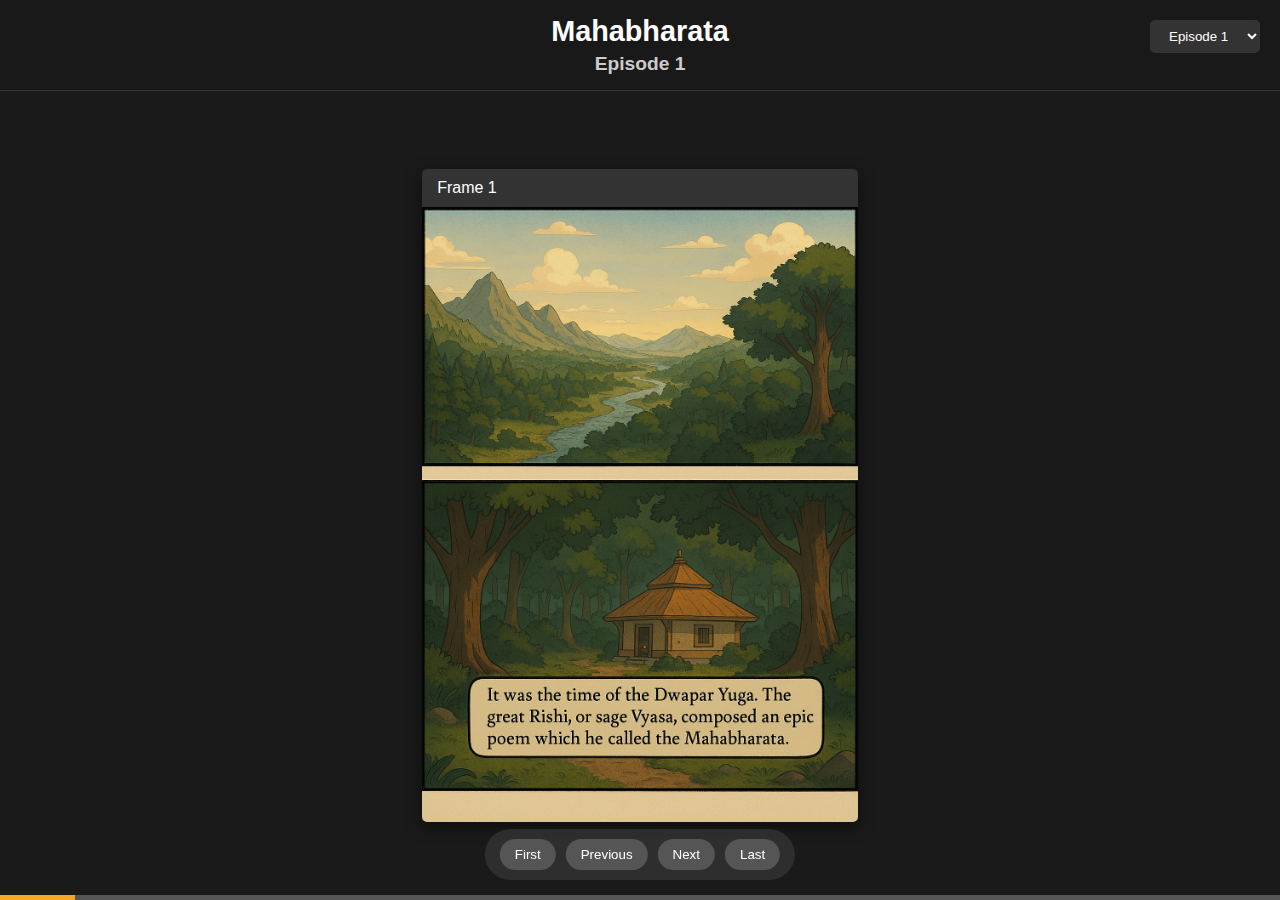
<file: episode_1/index.html>
<!DOCTYPE html>
<html lang="en">
<head>
    <meta charset="UTF-8">
    <meta name="viewport" content="width=device-width, initial-scale=1.0">
    <title>Mahabharata Interactive Comic</title>
    <style>
        * {
            margin: 0;
            padding: 0;
            box-sizing: border-box;
        }
        
        body {
            font-family: 'Arial', sans-serif;
            background-color: #1a1a1a;
            color: #fff;
            overflow: hidden; /* Prevent scrolling */
            height: 100vh;
        }
        
        .container {
            height: 100vh;
            width: 100vw;
            display: flex;
            flex-direction: column;
        }
        
        header {
            text-align: center;
            padding: 15px 0;
            border-bottom: 1px solid #333;
            background-color: rgba(26, 26, 26, 0.9);
            z-index: 10;
        }
        
        h1 {
            font-size: 1.8rem;
            margin-bottom: 5px;
        }
        
        h2 {
            font-size: 1.2rem;
            color: #ccc;
        }
        
        /* eBook viewer styles */
        .comic-viewer {
            flex: 1;
            display: flex;
            position: relative;
            width: 100%;
            overflow: hidden;
        }
        
        .comic-container {
            display: flex;
            transition: transform 0.5s ease;
            height: 100%;
            width: 100%;
        }
        
        .frame {
            min-width: 100%;
            height: 100%;
            display: flex;
            flex-direction: column;
            justify-content: center;
            align-items: center;
            padding: 20px;
        }
        
        .frame-content {
            max-width: 90%;
            max-height: 85%;
            position: relative;
            border-radius: 5px;
            overflow: hidden;
            box-shadow: 0 5px 15px rgba(0, 0, 0, 0.5);
        }
        
        .frame img {
            width: 100%;
            height: 100%;
            object-fit: contain;
            display: block;
        }
        
        .frame-info {
            background-color: #333;
            padding: 10px 15px;
            font-size: 1rem;
            width: 100%;
        }
        
        /* Navigation controls */
        .page-turn {
            position: absolute;
            top: 0;
            height: 100%;
            width: 15%;
            background: transparent;
            border: none;
            cursor: pointer;
            z-index: 5;
        }
        
        .page-turn.prev {
            left: 0;
        }
        
        .page-turn.next {
            right: 0;
        }
        
        .page-turn:hover {
            background-color: rgba(255, 255, 255, 0.05);
        }
        
        .navigation-controls {
            position: fixed;
            bottom: 20px;
            left: 50%;
            transform: translateX(-50%);
            background-color: rgba(51, 51, 51, 0.8);
            padding: 10px 15px;
            border-radius: 30px;
            z-index: 100;
            display: flex;
            gap: 10px;
        }
        
        .navigation-controls button {
            background-color: #555;
            color: white;
            border: none;
            padding: 8px 15px;
            border-radius: 20px;
            cursor: pointer;
            transition: background-color 0.3s;
        }
        
        .navigation-controls button:hover {
            background-color: #777;
        }
        
        /* Episode selector */
        .episode-selector {
            position: fixed;
            top: 20px;
            right: 20px;
            z-index: 100;
        }
        
        .episode-selector select {
            background-color: #333;
            color: white;
            border: none;
            padding: 8px 15px;
            border-radius: 5px;
            cursor: pointer;
        }
        
        /* Progress indicator */
        .progress-bar {
            position: fixed;
            bottom: 0;
            left: 0;
            height: 5px;
            background-color: #555;
            width: 100%;
            z-index: 100;
        }
        
        .progress-indicator {
            height: 100%;
            background-color: #f5a623;
            transition: width 0.3s;
        }
        
        /* Page flip animation */
        .page-flip {
            animation: flipPage 0.5s ease-in-out;
        }
        
        @keyframes flipPage {
            0% { opacity: 1; transform: scale(1); }
            50% { opacity: 0.5; transform: scale(0.95); }
            100% { opacity: 1; transform: scale(1); }
        }
    </style>
</head>
<body>
    <div class="container">
        <header>
            <h1>Mahabharata</h1>
            <h2 id="episode-title">Episode 1</h2>
        </header>
        
        <div class="comic-viewer">
            <div class="comic-container" id="comic-container">
                <!-- Frames will be loaded dynamically -->
            </div>
            
            <button class="page-turn prev" id="prev-page" aria-label="Previous page"></button>
            <button class="page-turn next" id="next-page" aria-label="Next page"></button>
        </div>
        
        <div class="episode-selector">
            <select id="episode-select">
                <option value="1">Episode 1</option>
                <option value="2">Episode 2</option>
                <option value="3">Episode 3</option>
                <!-- More episodes can be added here -->
            </select>
        </div>
        
        <div class="navigation-controls">
            <button id="btn-first">First</button>
            <button id="btn-prev">Previous</button>
            <button id="btn-next">Next</button>
            <button id="btn-last">Last</button>
        </div>
        
        <div class="progress-bar">
            <div class="progress-indicator" id="progress-indicator"></div>
        </div>
    </div>

    <script>
        // Frame data structure - in a real implementation, this would be loaded from a JSON file
        const episodes = {
            1: {
                title: "Episode 1",
                frames: [
                    { id: "frame-1", src: "storyboard/ep-1_sb-1.png" },
                    { id: "frame-2", src: "storyboard/ep-1_sb-2.png" },
                    { id: "frame-3", src: "storyboard/ep-1_sb-3.png" },
                    { id: "frame-4", src: "storyboard/ep-1_sb-4.png" },
                    { id: "frame-5", src: "storyboard/ep-1_sb-5.png" },
                    { id: "frame-6", src: "storyboard/ep-1_sb-6.png" },
                    { id: "frame-7", src: "storyboard/ep-1_sb-7.png" },
                    { id: "frame-8", src: "storyboard/ep-1_sb-8.png" },
                    { id: "frame-9", src: "storyboard/ep-1_sb-9.png" },
                    { id: "frame-10", src: "storyboard/ep-1_sb-10.png" },
                    { id: "frame-11", src: "storyboard/ep-1_sb-11.png" },
                    { id: "frame-12", src: "storyboard/ep-1_sb-12.png" },
                    { id: "frame-12b", src: "storyboard/ep-1_sb-12b.png" },
                    { id: "frame-13", src: "storyboard/ep-1_sb-13.png" },
                    { id: "frame-14", src: "storyboard/ep-1_sb-14.png" },
                    { id: "frame-15", src: "storyboard/ep-1_sb-15.png" },
                    { id: "frame-16", src: "storyboard/ep-1_sb-16.png" }
                ]
            },
            // Add more episodes as needed
            2: {
                title: "Episode 2",
                frames: [
                    { id: "frame-1", src: "storyboard/ep-2_sb-1.png" }
                    // Add frames for episode 2
                ]
            }
        };
        
        // State variables
        let currentEpisode = 1;
        let currentFrameIndex = 0;
        
        // DOM Elements
        const comicContainer = document.getElementById('comic-container');
        const episodeTitle = document.getElementById('episode-title');
        const progressIndicator = document.getElementById('progress-indicator');
        const episodeSelect = document.getElementById('episode-select');
        
        // Initialize the comic viewer
        function initComicViewer() {
            loadEpisode(currentEpisode);
            
            // Set up event listeners
            document.getElementById('prev-page').addEventListener('click', prevFrame);
            document.getElementById('next-page').addEventListener('click', nextFrame);
            document.getElementById('btn-first').addEventListener('click', goToFirstFrame);
            document.getElementById('btn-prev').addEventListener('click', prevFrame);
            document.getElementById('btn-next').addEventListener('click', nextFrame);
            document.getElementById('btn-last').addEventListener('click', goToLastFrame);
            episodeSelect.addEventListener('change', changeEpisode);
            
            // Keyboard navigation
            document.addEventListener('keydown', handleKeyNavigation);
            
            // Touch events for mobile swiping
            setupSwipeNavigation();
            
            // Update progress indicator
            updateProgressIndicator();
        }
        
        // Load frames for a specific episode
        function loadEpisode(episodeNum) {
            // Clear current frames
            comicContainer.innerHTML = '';
            
            // Get episode data
            const episode = episodes[episodeNum];
            if (!episode) return;
            
            // Update episode title
            episodeTitle.textContent = episode.title;
            
            // Create frame elements
            episode.frames.forEach((frame, index) => {
                const frameElement = document.createElement('div');
                frameElement.className = 'frame';
                frameElement.id = frame.id;
                
                frameElement.innerHTML = `
                    <div class="frame-content">
                        <div class="frame-info">Frame ${index + 1}</div>
                        <img src="${frame.src}" alt="Frame ${index + 1}">
                    </div>
                `;
                
                comicContainer.appendChild(frameElement);
            });
            
            // Reset to first frame
            currentFrameIndex = 0;
            updateFramePosition();
        }
        
        // Update frame position
        function updateFramePosition() {
            comicContainer.style.transform = `translateX(-${currentFrameIndex * 100}%)`;
            updateProgressIndicator();
        }
        
        // Navigation functions
        function nextFrame() {
            const totalFrames = episodes[currentEpisode].frames.length;
            
            if (currentFrameIndex < totalFrames - 1) {
                currentFrameIndex++;
                animatePageFlip();
                updateFramePosition();
            } else {
                // Try to move to next episode
                if (episodes[currentEpisode + 1]) {
                    currentEpisode++;
                    episodeSelect.value = currentEpisode;
                    loadEpisode(currentEpisode);
                }
            }
        }
        
        function prevFrame() {
            if (currentFrameIndex > 0) {
                currentFrameIndex--;
                animatePageFlip();
                updateFramePosition();
            } else {
                // Try to move to previous episode's last frame
                if (episodes[currentEpisode - 1]) {
                    currentEpisode--;
                    episodeSelect.value = currentEpisode;
                    loadEpisode(currentEpisode);
                    currentFrameIndex = episodes[currentEpisode].frames.length - 1;
                    updateFramePosition();
                }
            }
        }
        
        function goToFirstFrame() {
            currentFrameIndex = 0;
            updateFramePosition();
        }
        
        function goToLastFrame() {
            currentFrameIndex = episodes[currentEpisode].frames.length - 1;
            updateFramePosition();
        }
        
        function changeEpisode() {
            currentEpisode = parseInt(episodeSelect.value);
            loadEpisode(currentEpisode);
        }
        
        // Update progress indicator
        function updateProgressIndicator() {
            const totalFrames = episodes[currentEpisode].frames.length;
            const progress = ((currentFrameIndex + 1) / totalFrames) * 100;
            progressIndicator.style.width = `${progress}%`;
        }
        
        // Animate page flip
        function animatePageFlip() {
            comicContainer.classList.add('page-flip');
            setTimeout(() => {
                comicContainer.classList.remove('page-flip');
            }, 500);
        }
        
        // Handle keyboard navigation
        function handleKeyNavigation(e) {
            switch(e.code) {
                case 'ArrowRight':
                case 'Space':
                    e.preventDefault();
                    nextFrame();
                    break;
                case 'ArrowLeft':
                    e.preventDefault();
                    prevFrame();
                    break;
                case 'Home':
                    e.preventDefault();
                    goToFirstFrame();
                    break;
                case 'End':
                    e.preventDefault();
                    goToLastFrame();
                    break;
            }
        }
        
        // Setup swipe navigation for mobile devices
        function setupSwipeNavigation() {
            let touchStartX = 0;
            let touchEndX = 0;
            
            document.addEventListener('touchstart', e => {
                touchStartX = e.changedTouches[0].screenX;
            });
            
            document.addEventListener('touchend', e => {
                touchEndX = e.changedTouches[0].screenX;
                handleSwipe();
            });
            
            function handleSwipe() {
                const swipeThreshold = 50; // minimum swipe distance
                if (touchEndX < touchStartX - swipeThreshold) {
                    // Swipe left -> next frame
                    nextFrame();
                } else if (touchEndX > touchStartX + swipeThreshold) {
                    // Swipe right -> previous frame
                    prevFrame();
                }
            }
        }
        
        // Initialize when DOM is fully loaded
        document.addEventListener('DOMContentLoaded', initComicViewer);
    </script>
</body>
</html>
</file>
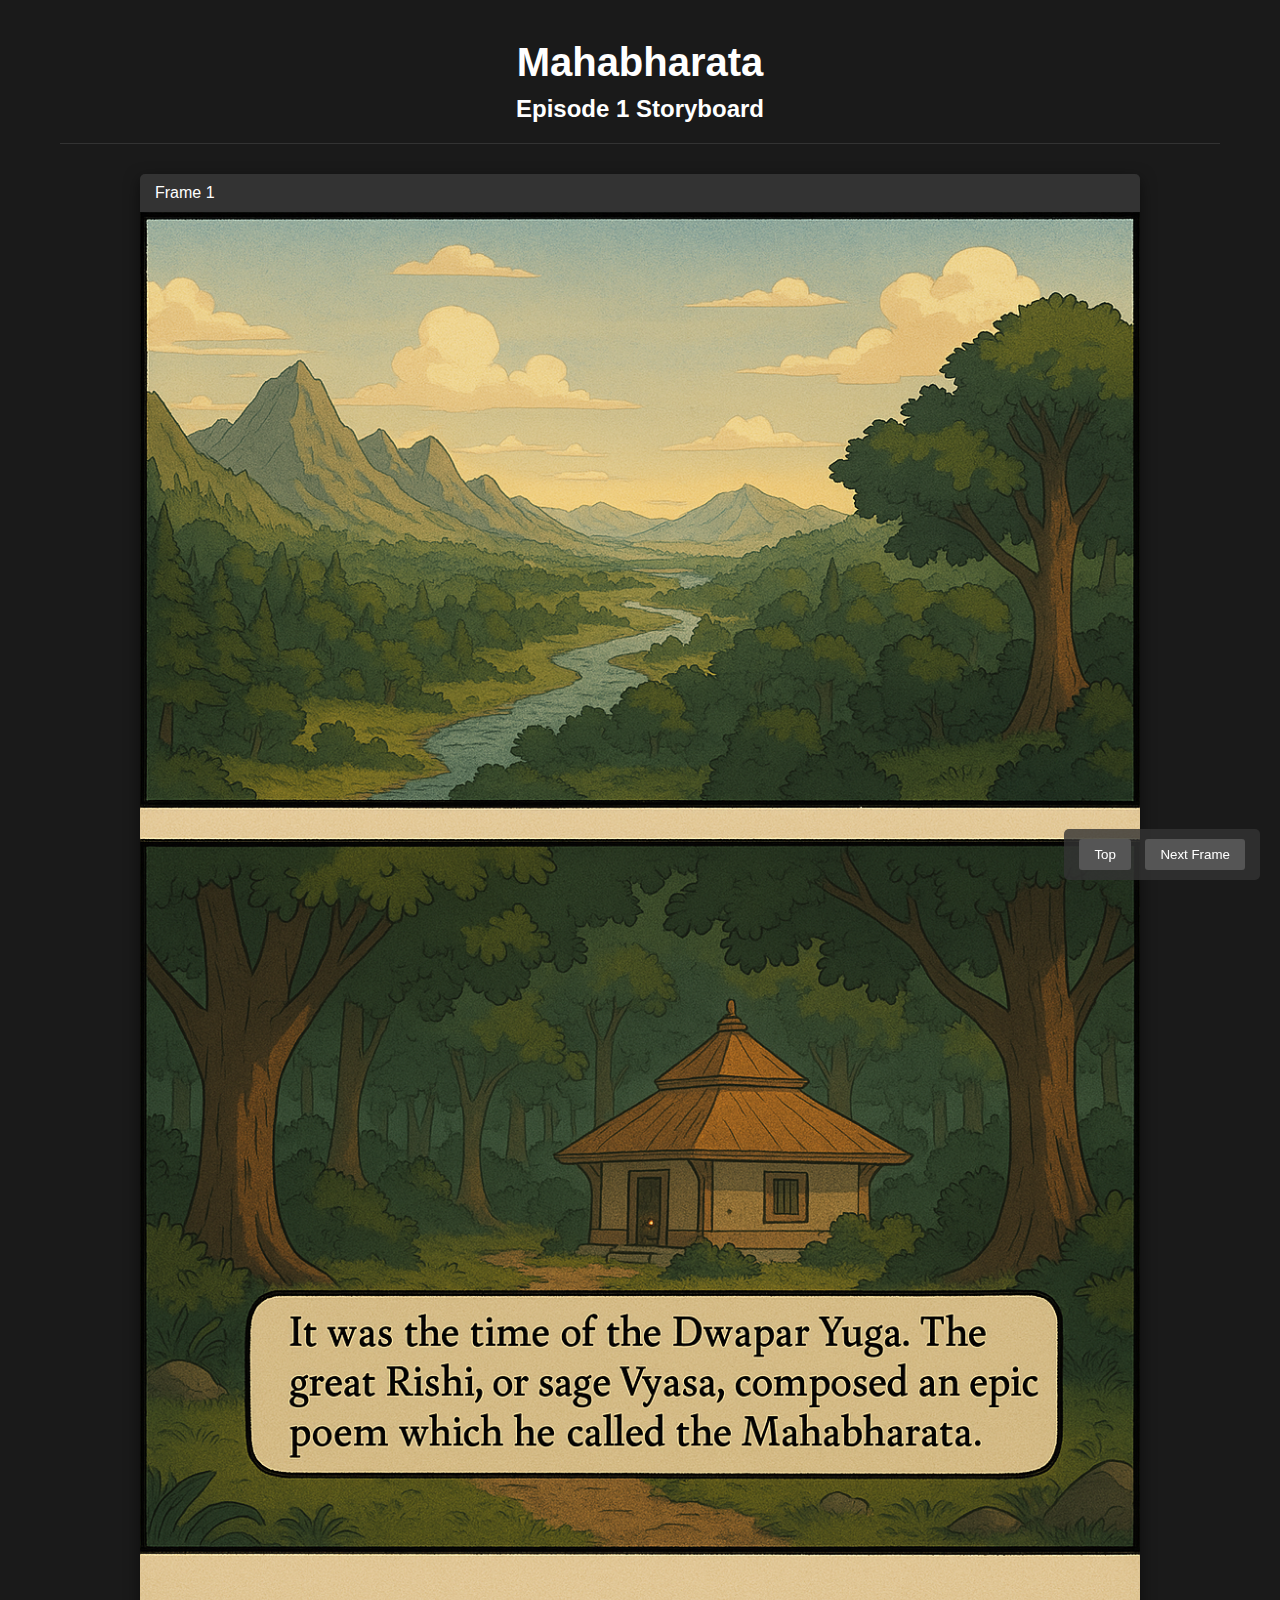
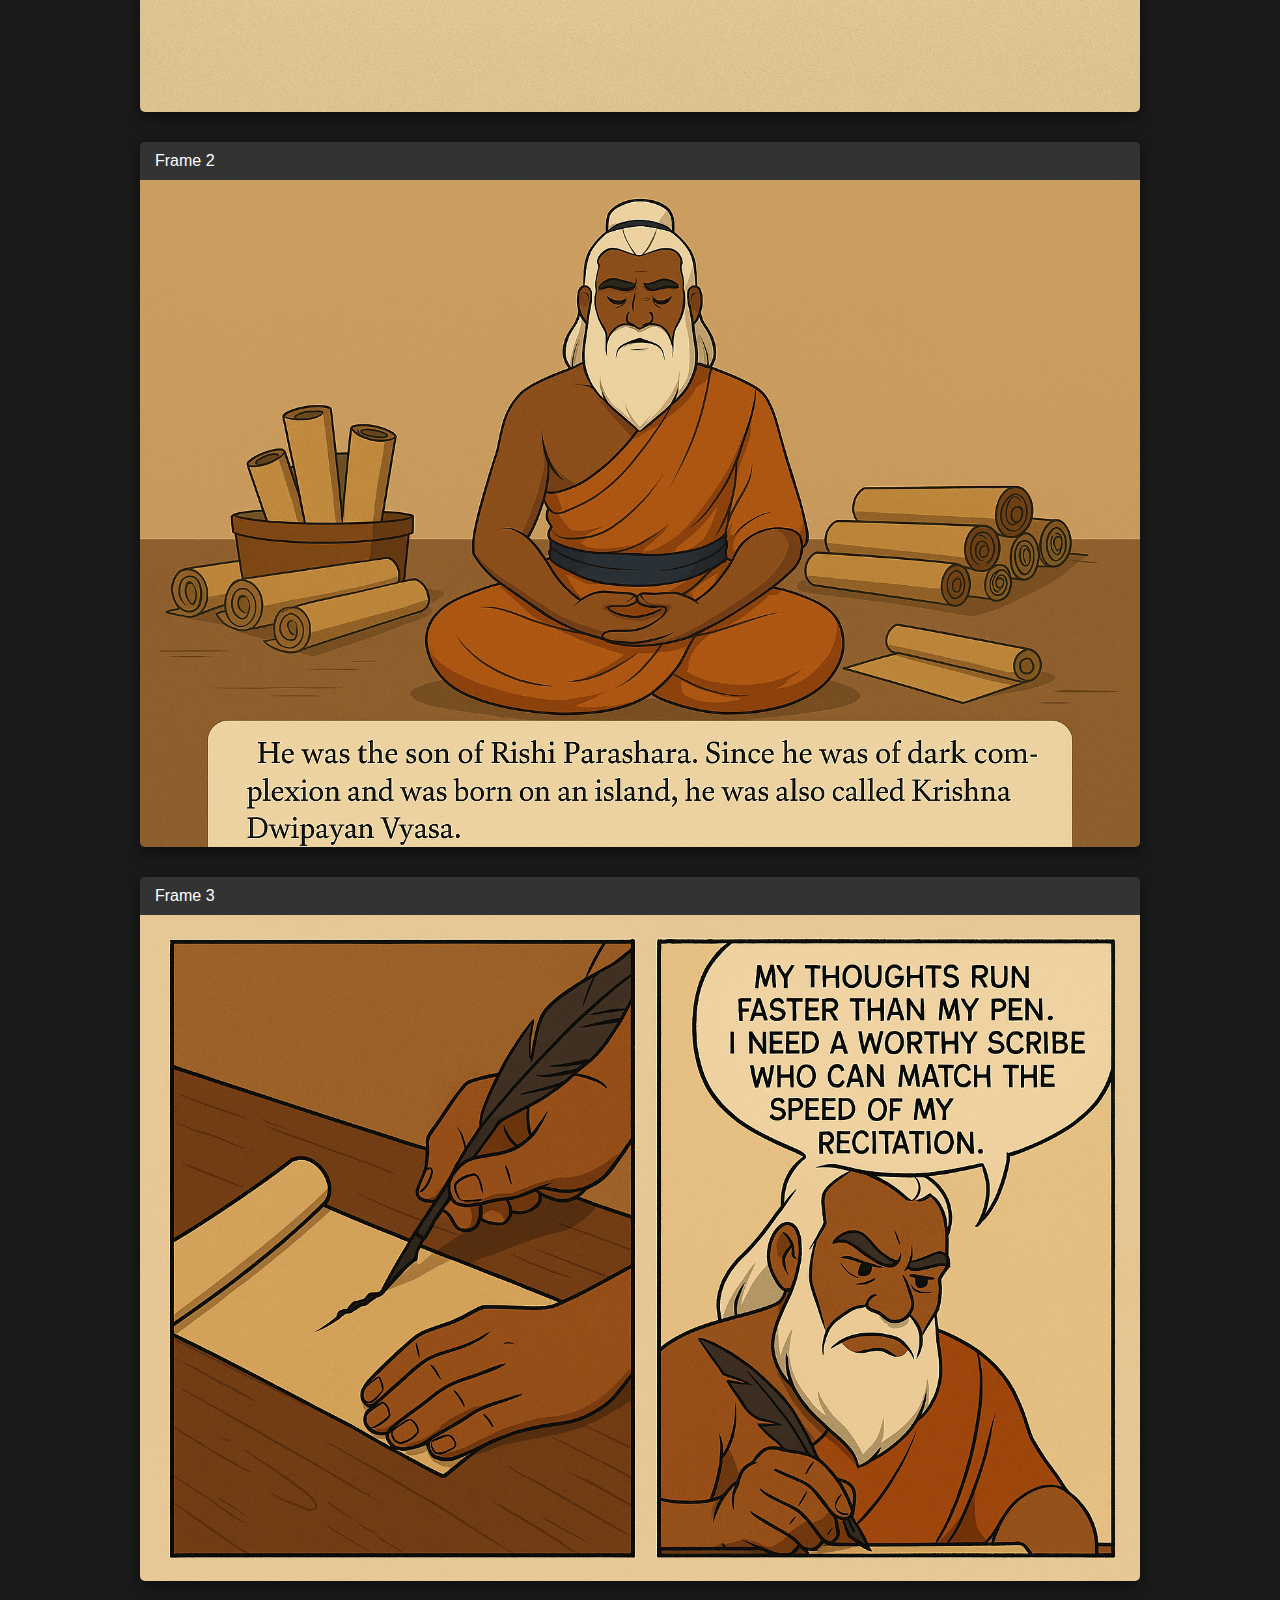
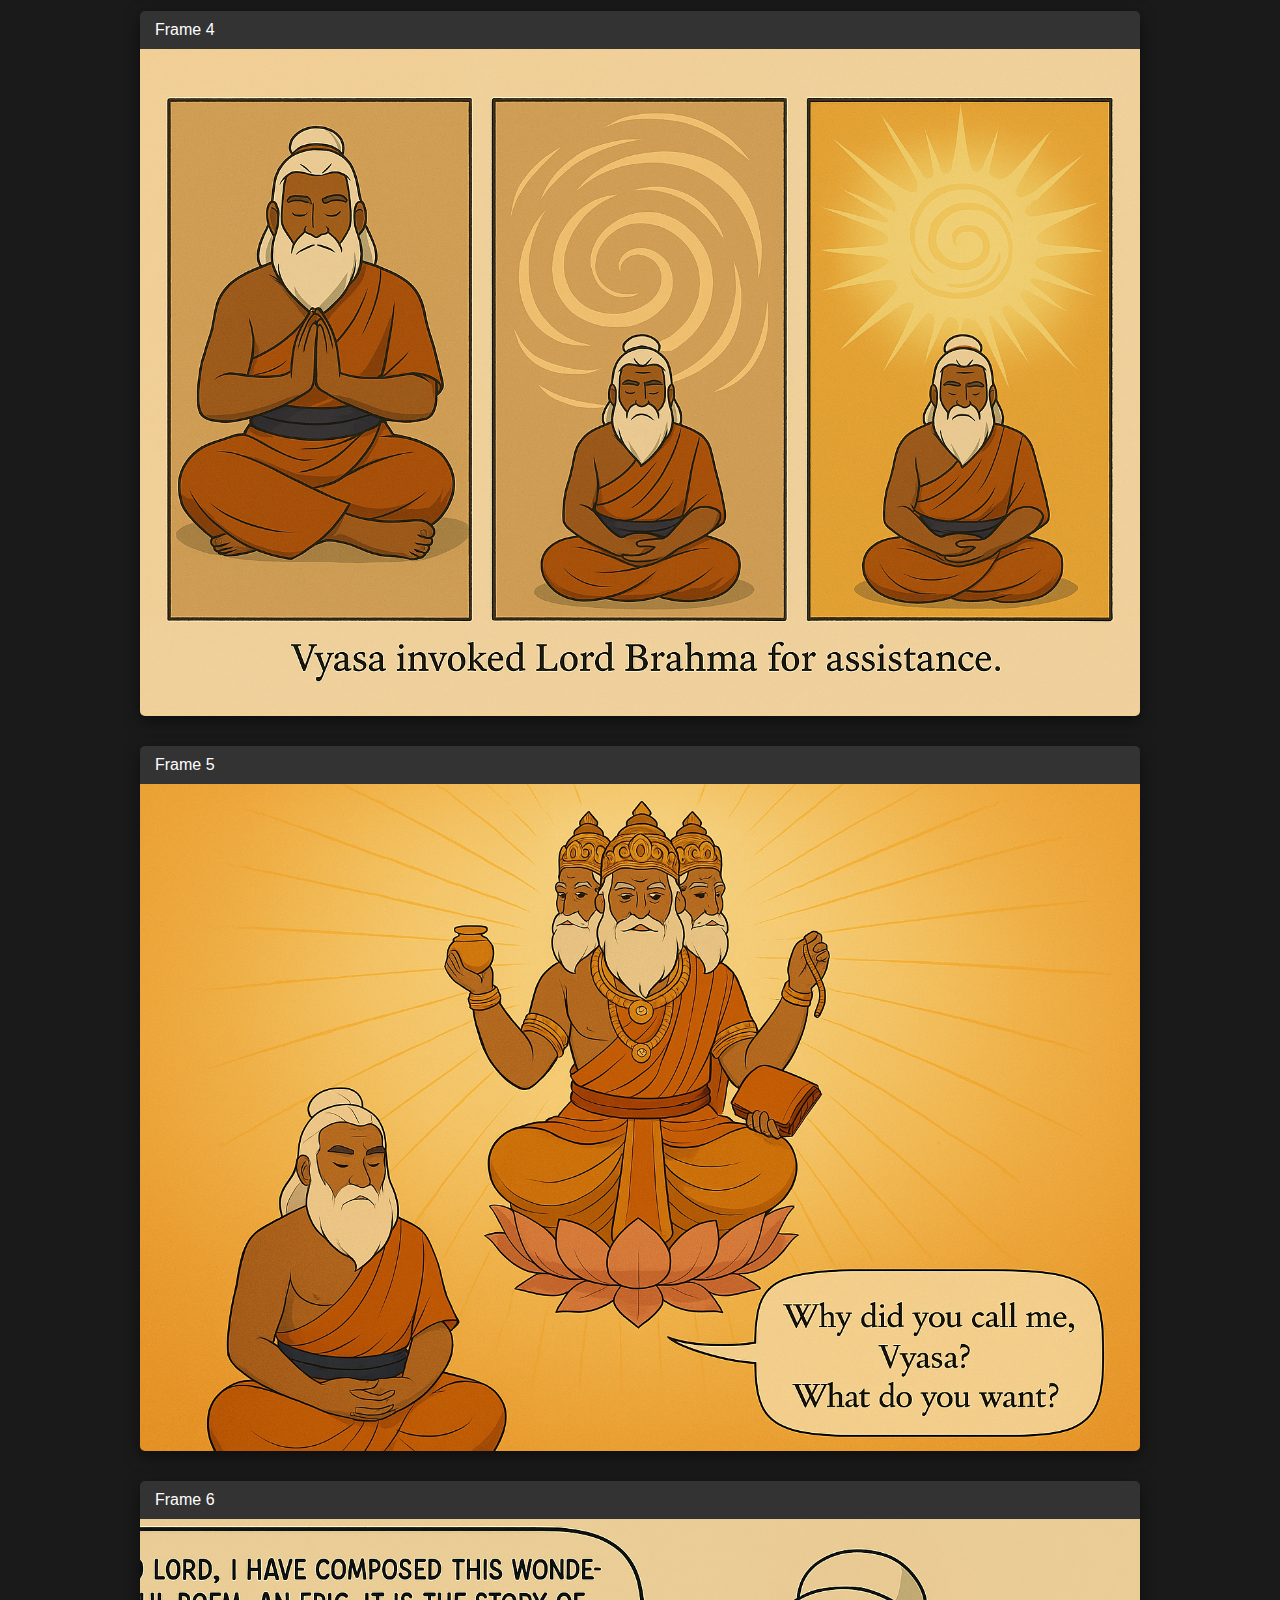
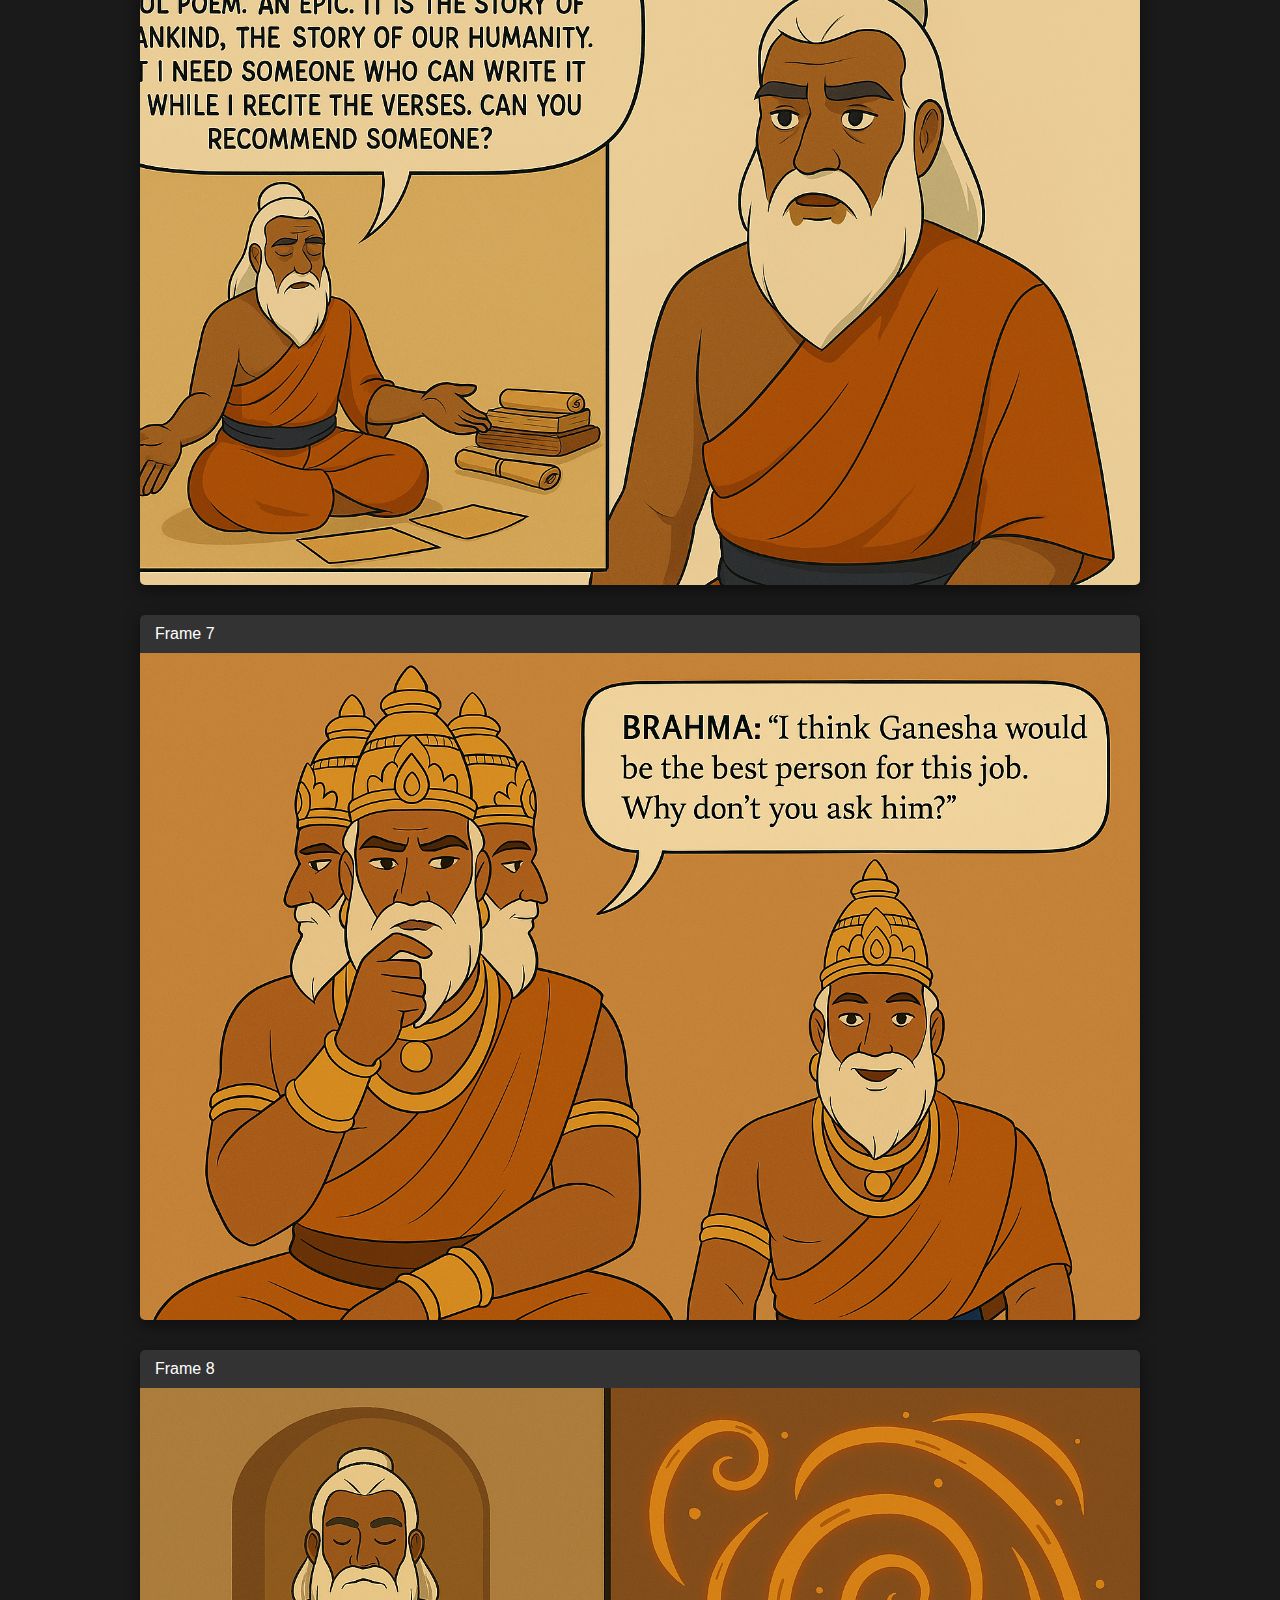
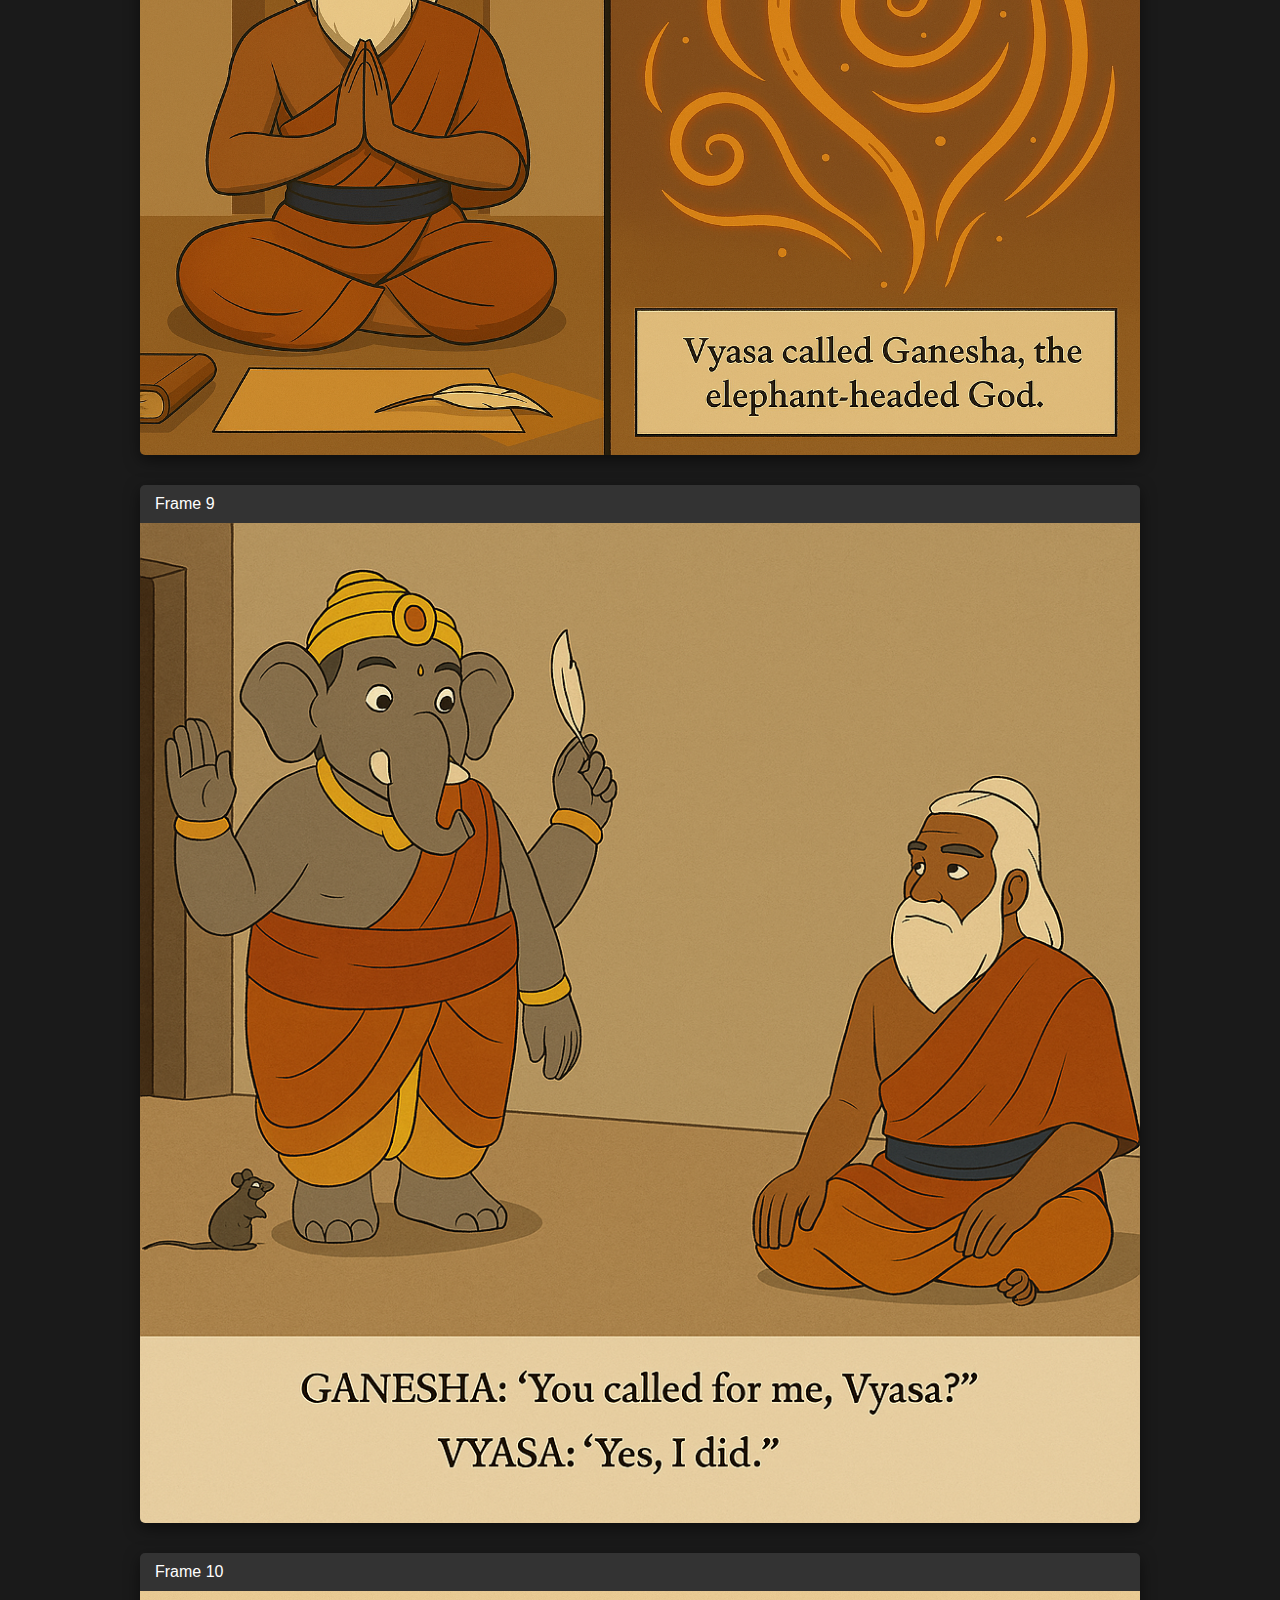
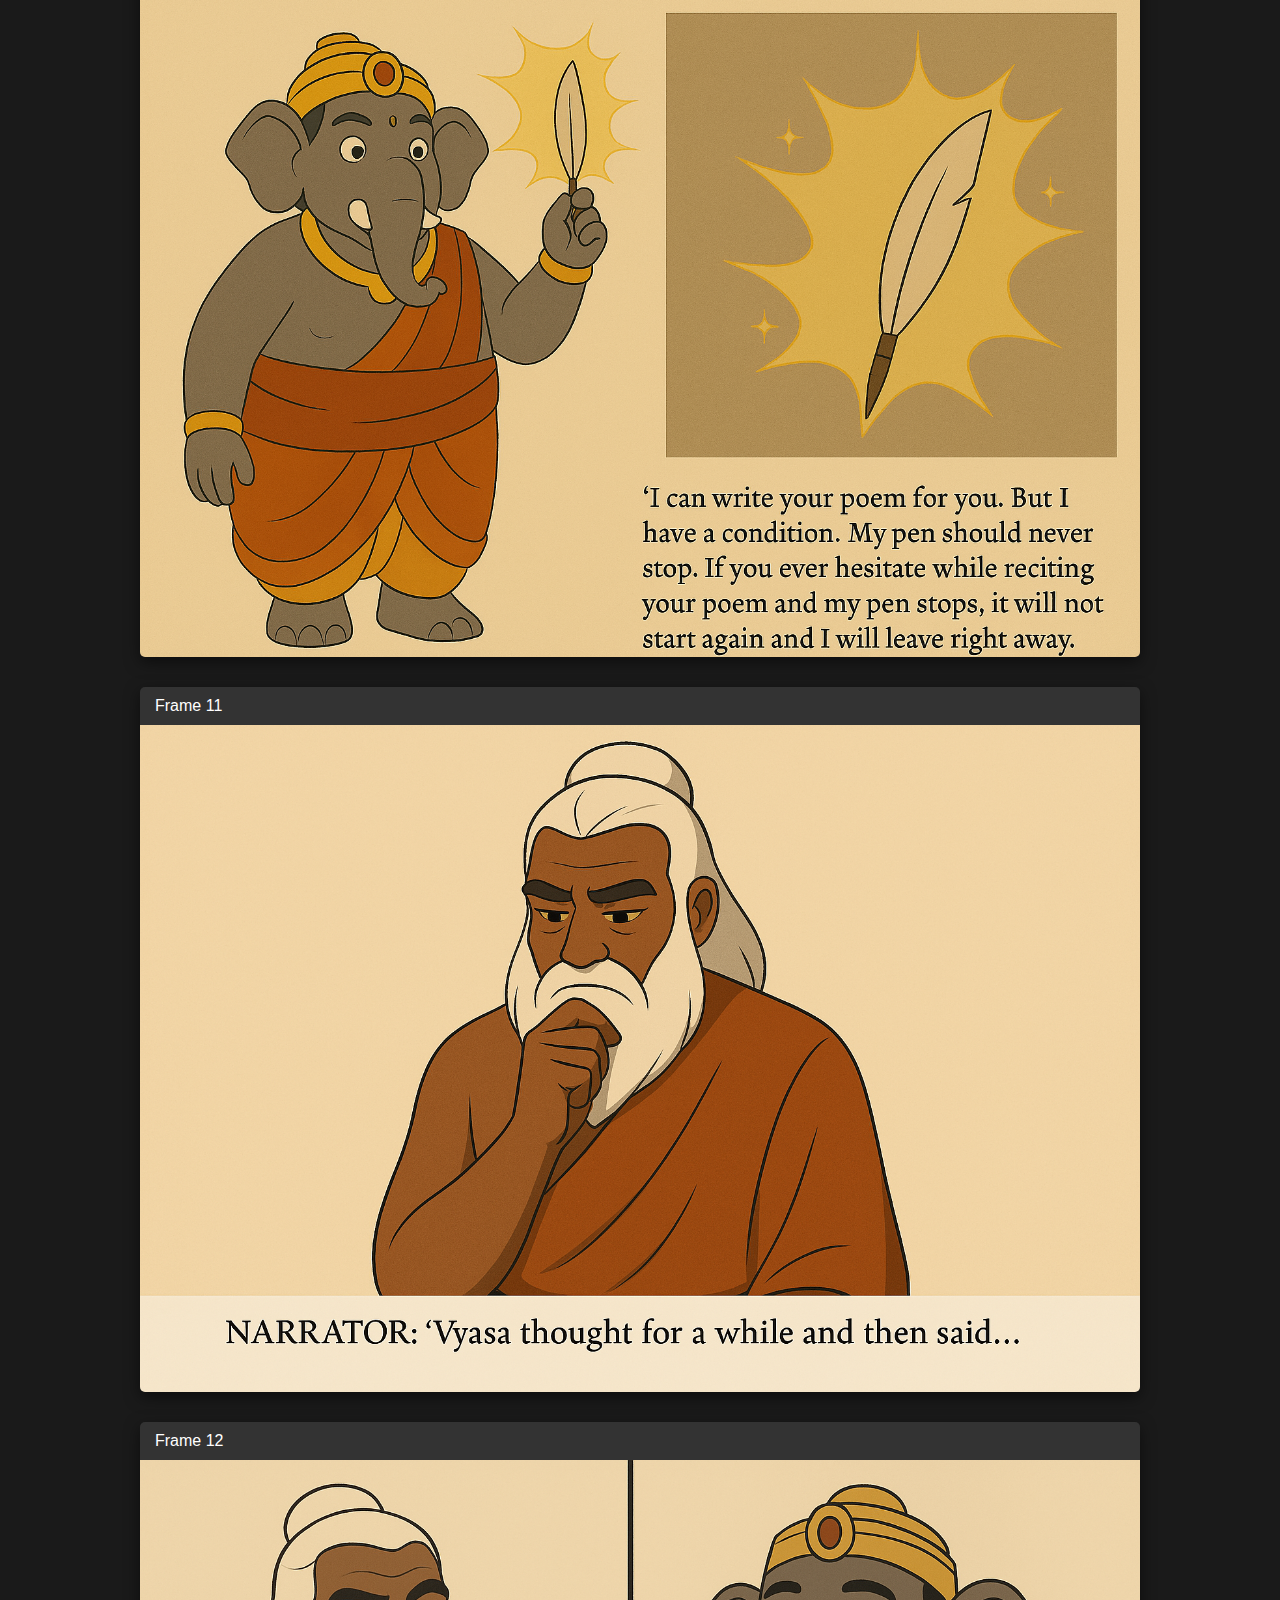
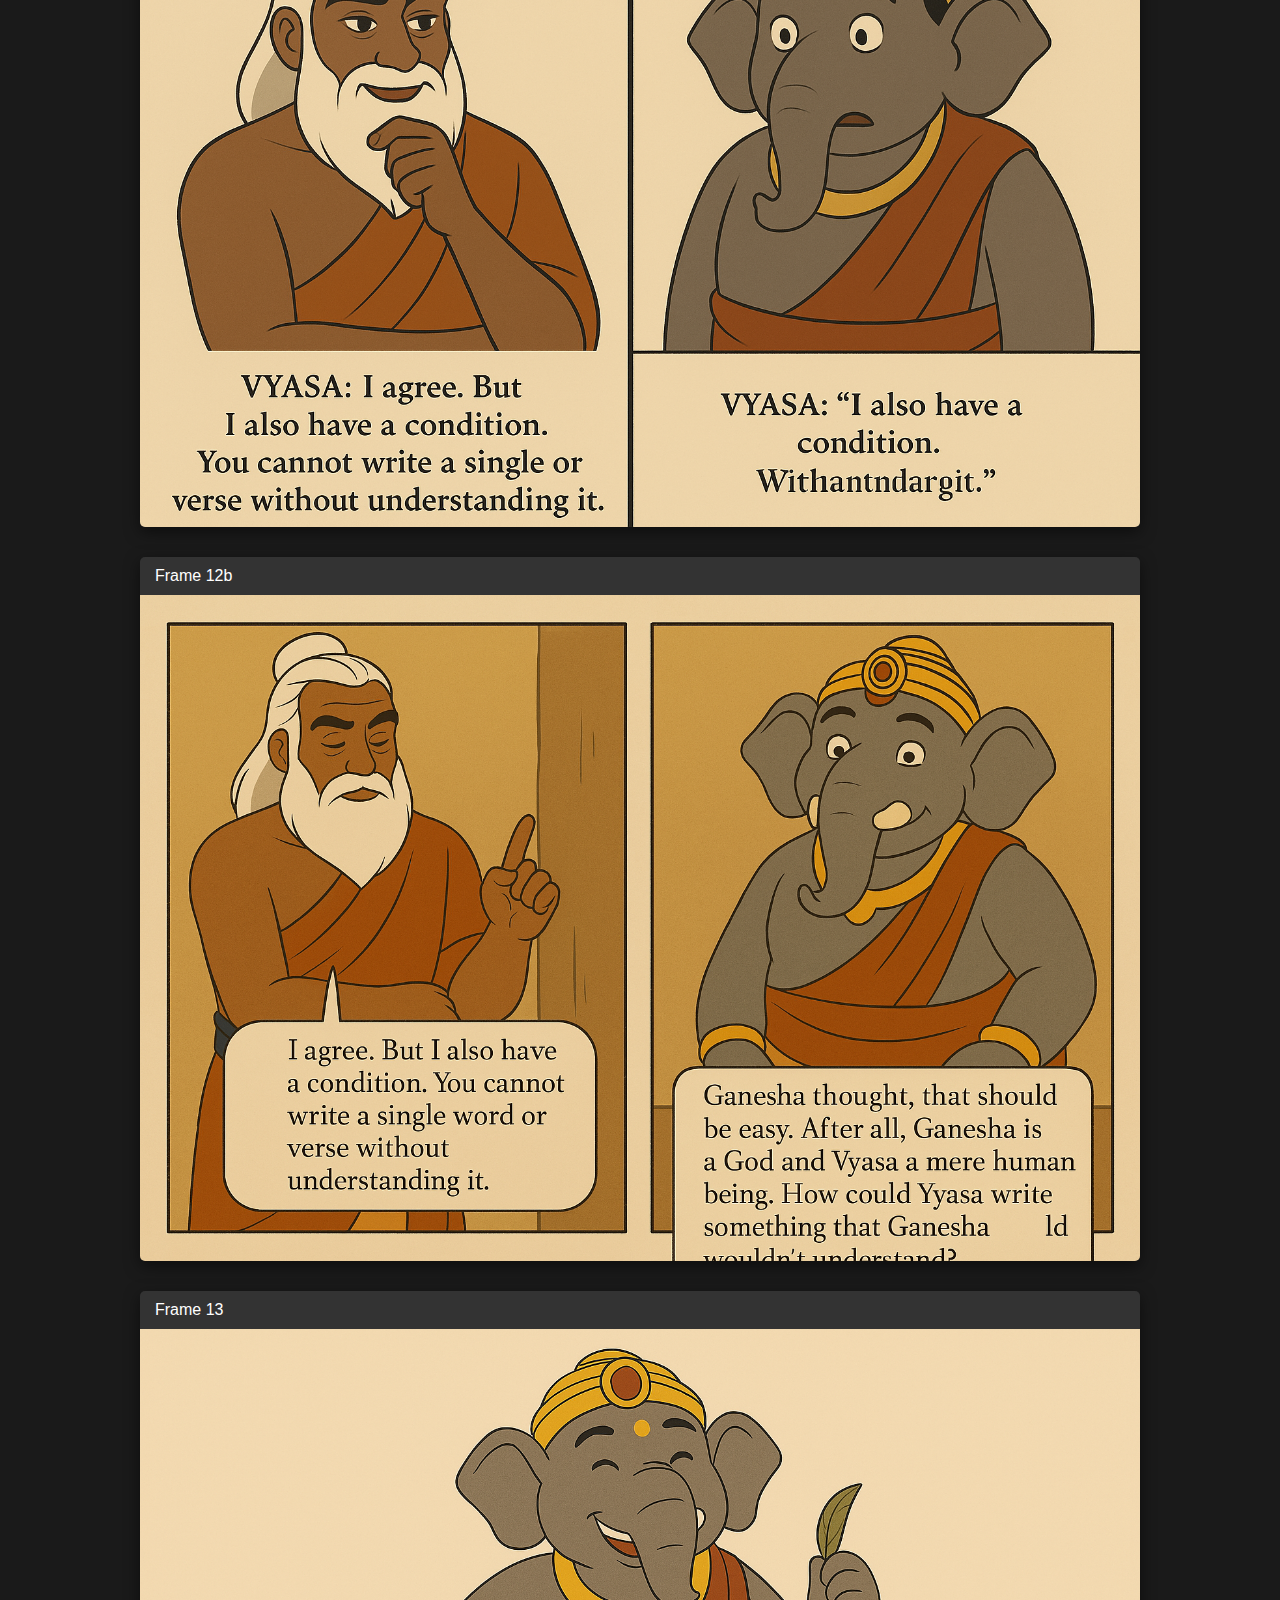
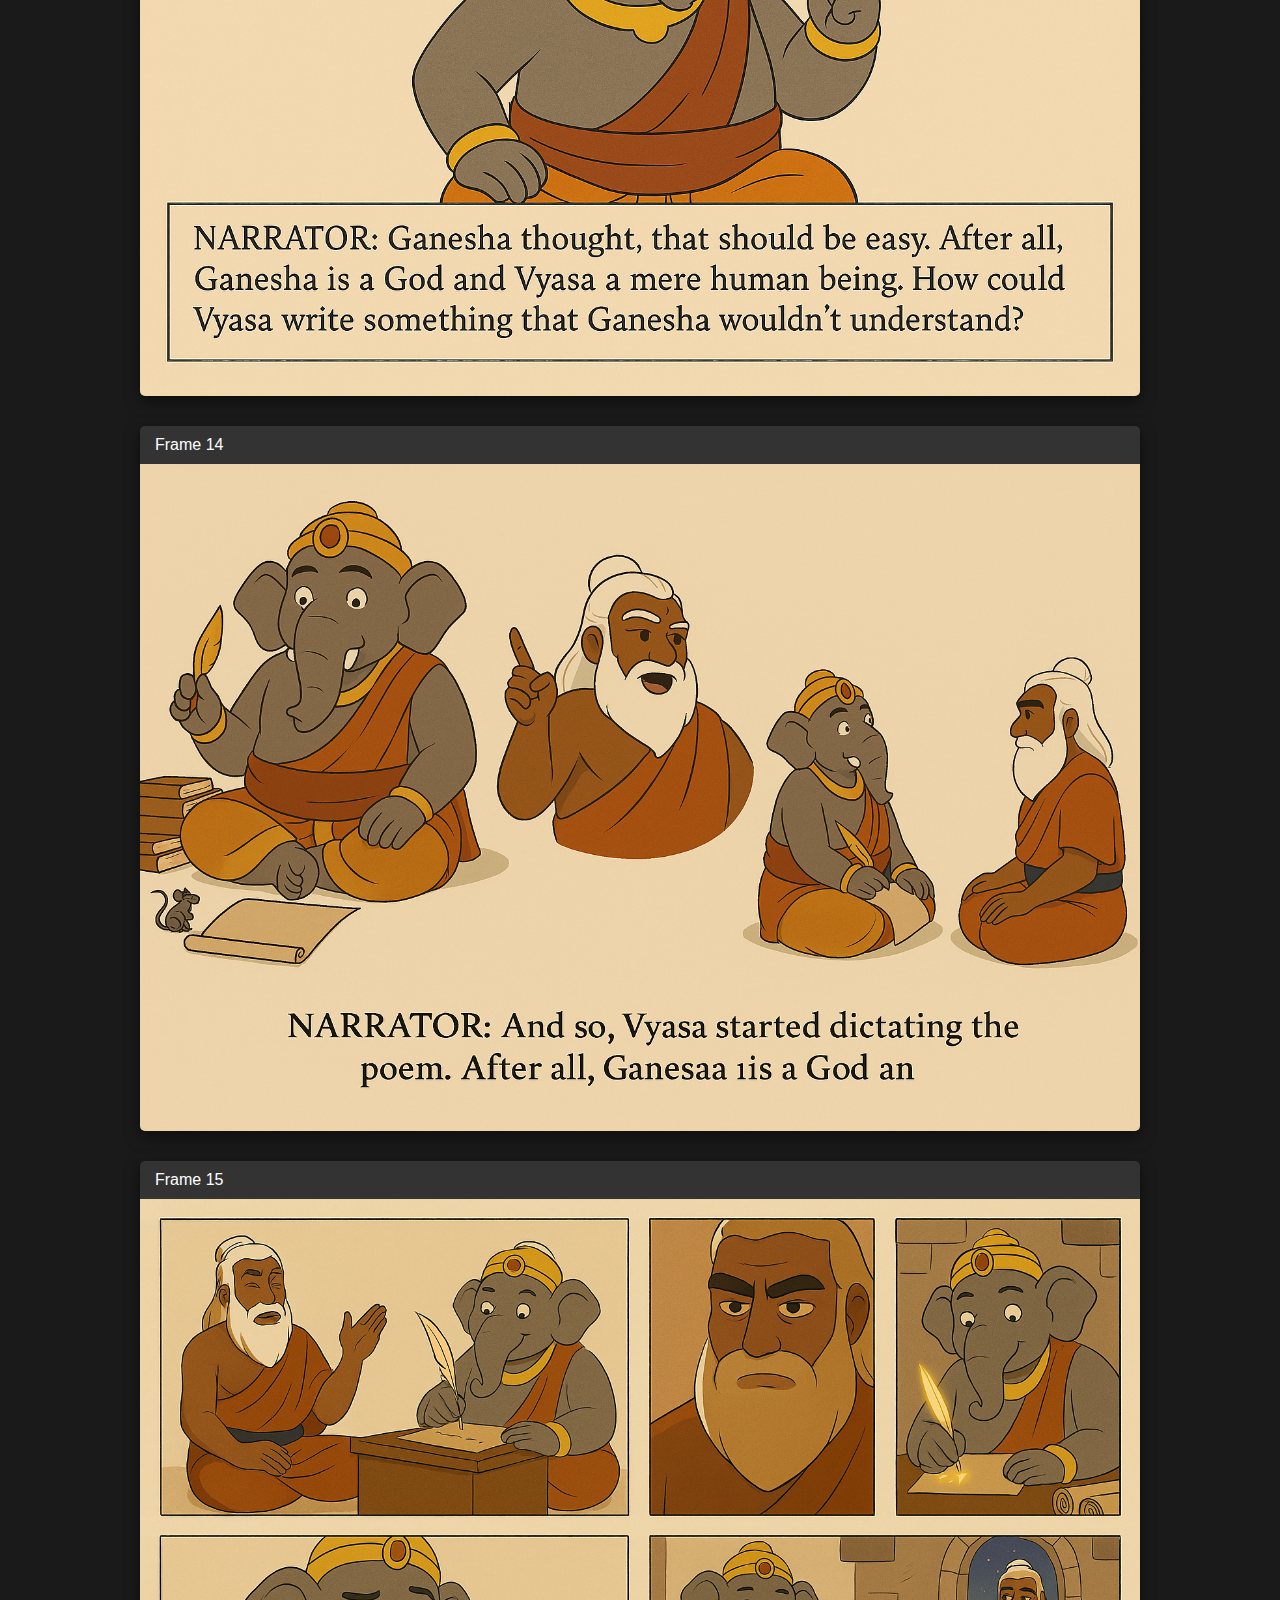
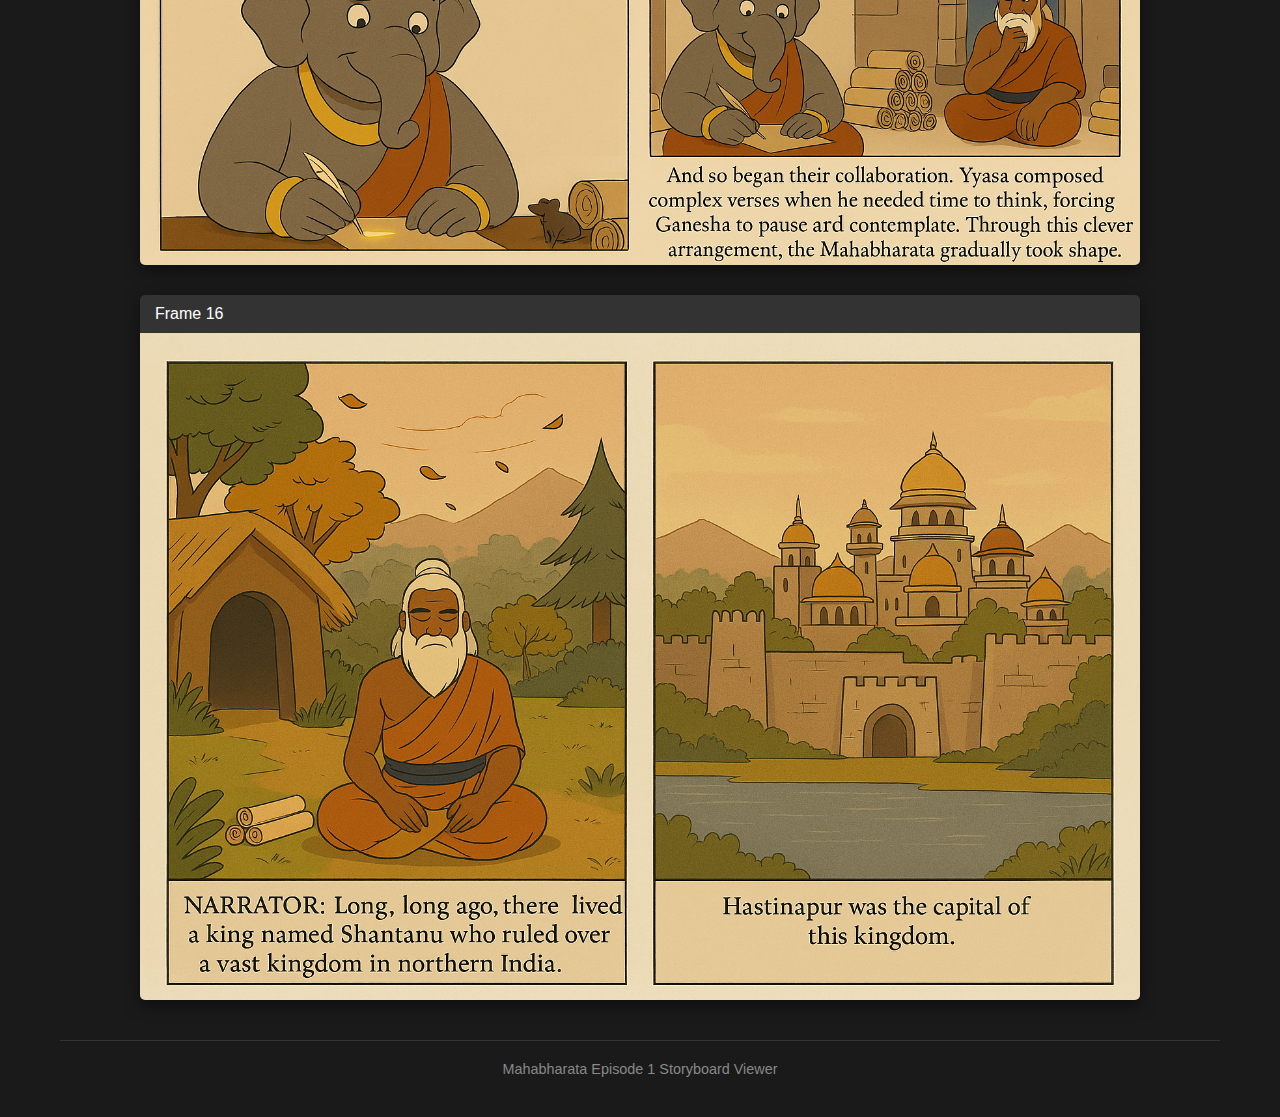
<file: episode_1/11index.html>
<!DOCTYPE html>
<html lang="en">
<head>
    <meta charset="UTF-8">
    <meta name="viewport" content="width=device-width, initial-scale=1.0">
    <title>Mahabharata Episode 1 Storyboard</title>
    <style>
        * {
            margin: 0;
            padding: 0;
            box-sizing: border-box;
        }
        
        body {
            font-family: 'Arial', sans-serif;
            background-color: #1a1a1a;
            color: #fff;
        }
        
        .container {
            max-width: 1200px;
            margin: 0 auto;
            padding: 20px;
        }
        
        header {
            text-align: center;
            margin-bottom: 30px;
            padding: 20px 0;
            border-bottom: 1px solid #333;
        }
        
        h1 {
            font-size: 2.5rem;
            margin-bottom: 10px;
        }
        
        .storyboard {
            display: flex;
            flex-direction: column;
            align-items: center;
            gap: 30px;
        }
        
        .frame {
            width: 100%;
            max-width: 1000px;
            margin: 0 auto;
            border-radius: 5px;
            overflow: hidden;
            box-shadow: 0 5px 15px rgba(0, 0, 0, 0.5);
        }
        
        .frame img {
            width: 100%;
            height: auto;
            display: block;
        }
        
        .frame-info {
            background-color: #333;
            padding: 10px 15px;
            font-size: 1rem;
        }
        
        .navigation {
            position: fixed;
            bottom: 20px;
            right: 20px;
            background-color: rgba(51, 51, 51, 0.8);
            padding: 10px;
            border-radius: 5px;
            z-index: 100;
        }
        
        .navigation button {
            background-color: #555;
            color: white;
            border: none;
            padding: 8px 15px;
            margin: 0 5px;
            border-radius: 3px;
            cursor: pointer;
            transition: background-color 0.3s;
        }
        
        .navigation button:hover {
            background-color: #777;
        }

        footer {
            text-align: center;
            margin-top: 40px;
            padding: 20px 0;
            border-top: 1px solid #333;
            font-size: 0.9rem;
            color: #888;
        }
    </style>
</head>
<body>
    <div class="container">
        <header>
            <h1>Mahabharata</h1>
            <h2>Episode 1 Storyboard</h2>
        </header>
        
        <div class="storyboard">
            <div class="frame" id="frame-1">
                <div class="frame-info">Frame 1</div>
                <img src="storyboard/ep-1_sb-1.png" alt="Storyboard Frame 1">
            </div>
            
            <div class="frame" id="frame-2">
                <div class="frame-info">Frame 2</div>
                <img src="storyboard/ep-1_sb-2.png" alt="Storyboard Frame 2">
            </div>
            
            <div class="frame" id="frame-3">
                <div class="frame-info">Frame 3</div>
                <img src="storyboard/ep-1_sb-3.png" alt="Storyboard Frame 3">
            </div>
            
            <div class="frame" id="frame-4">
                <div class="frame-info">Frame 4</div>
                <img src="storyboard/ep-1_sb-4.png" alt="Storyboard Frame 4">
            </div>
            
            <div class="frame" id="frame-5">
                <div class="frame-info">Frame 5</div>
                <img src="storyboard/ep-1_sb-5.png" alt="Storyboard Frame 5">
            </div>
            
            <div class="frame" id="frame-6">
                <div class="frame-info">Frame 6</div>
                <img src="storyboard/ep-1_sb-6.png" alt="Storyboard Frame 6">
            </div>
            
            <div class="frame" id="frame-7">
                <div class="frame-info">Frame 7</div>
                <img src="storyboard/ep-1_sb-7.png" alt="Storyboard Frame 7">
            </div>
            
            <div class="frame" id="frame-8">
                <div class="frame-info">Frame 8</div>
                <img src="storyboard/ep-1_sb-8.png" alt="Storyboard Frame 8">
            </div>
            
            <div class="frame" id="frame-9">
                <div class="frame-info">Frame 9</div>
                <img src="storyboard/ep-1_sb-9.png" alt="Storyboard Frame 9">
            </div>
            
            <div class="frame" id="frame-10">
                <div class="frame-info">Frame 10</div>
                <img src="storyboard/ep-1_sb-10.png" alt="Storyboard Frame 10">
            </div>
            
            <div class="frame" id="frame-11">
                <div class="frame-info">Frame 11</div>
                <img src="storyboard/ep-1_sb-11.png" alt="Storyboard Frame 11">
            </div>
            
            <div class="frame" id="frame-12">
                <div class="frame-info">Frame 12</div>
                <img src="storyboard/ep-1_sb-12.png" alt="Storyboard Frame 12">
            </div>
            
            <div class="frame" id="frame-12b">
                <div class="frame-info">Frame 12b</div>
                <img src="storyboard/ep-1_sb-12b.png" alt="Storyboard Frame 12b">
            </div>
            
            <div class="frame" id="frame-13">
                <div class="frame-info">Frame 13</div>
                <img src="storyboard/ep-1_sb-13.png" alt="Storyboard Frame 13">
            </div>
            
            <div class="frame" id="frame-14">
                <div class="frame-info">Frame 14</div>
                <img src="storyboard/ep-1_sb-14.png" alt="Storyboard Frame 14">
            </div>
            
            <div class="frame" id="frame-15">
                <div class="frame-info">Frame 15</div>
                <img src="storyboard/ep-1_sb-15.png" alt="Storyboard Frame 15">
            </div>
            
            <div class="frame" id="frame-16">
                <div class="frame-info">Frame 16</div>
                <img src="storyboard/ep-1_sb-16.png" alt="Storyboard Frame 16">
            </div>
        </div>
        
        <div class="navigation">
            <button id="btn-top" onclick="window.scrollTo({top: 0, behavior: 'smooth'})">Top</button>
            <button id="btn-next" onclick="scrollToNextFrame()">Next Frame</button>
        </div>
        
        <footer>
            <p>Mahabharata Episode 1 Storyboard Viewer</p>
        </footer>
    </div>

    <script>
        // Function to scroll to the next frame
        function scrollToNextFrame() {
            const frames = document.querySelectorAll('.frame');
            let currentFrameIndex = -1;
            
            // Find which frame is currently most visible in the viewport
            const viewportHeight = window.innerHeight;
            const scrollPosition = window.scrollY;
            let maxVisiblePercentage = 0;
            
            frames.forEach((frame, index) => {
                const rect = frame.getBoundingClientRect();
                const visibleHeight = Math.min(rect.bottom, viewportHeight) - Math.max(rect.top, 0);
                const visiblePercentage = visibleHeight / frame.offsetHeight;
                
                if (visiblePercentage > maxVisiblePercentage) {
                    maxVisiblePercentage = visiblePercentage;
                    currentFrameIndex = index;
                }
            });
            
            // Scroll to the next frame if not at the end
            if (currentFrameIndex < frames.length - 1) {
                frames[currentFrameIndex + 1].scrollIntoView({
                    behavior: 'smooth',
                    block: 'start'
                });
            }
        }
        
        // Add keyboard navigation
        document.addEventListener('keydown', (e) => {
            if (e.code === 'ArrowDown' || e.code === 'Space') {
                e.preventDefault();
                scrollToNextFrame();
            } else if (e.code === 'ArrowUp') {
                e.preventDefault();
                window.scrollBy({
                    top: -window.innerHeight,
                    behavior: 'smooth'
                });
            } else if (e.code === 'Home') {
                window.scrollTo({top: 0, behavior: 'smooth'});
            } else if (e.code === 'End') {
                window.scrollTo({
                    top: document.body.scrollHeight,
                    behavior: 'smooth'
                });
            }
        });
    </script>
</body>
</html>
</file>
